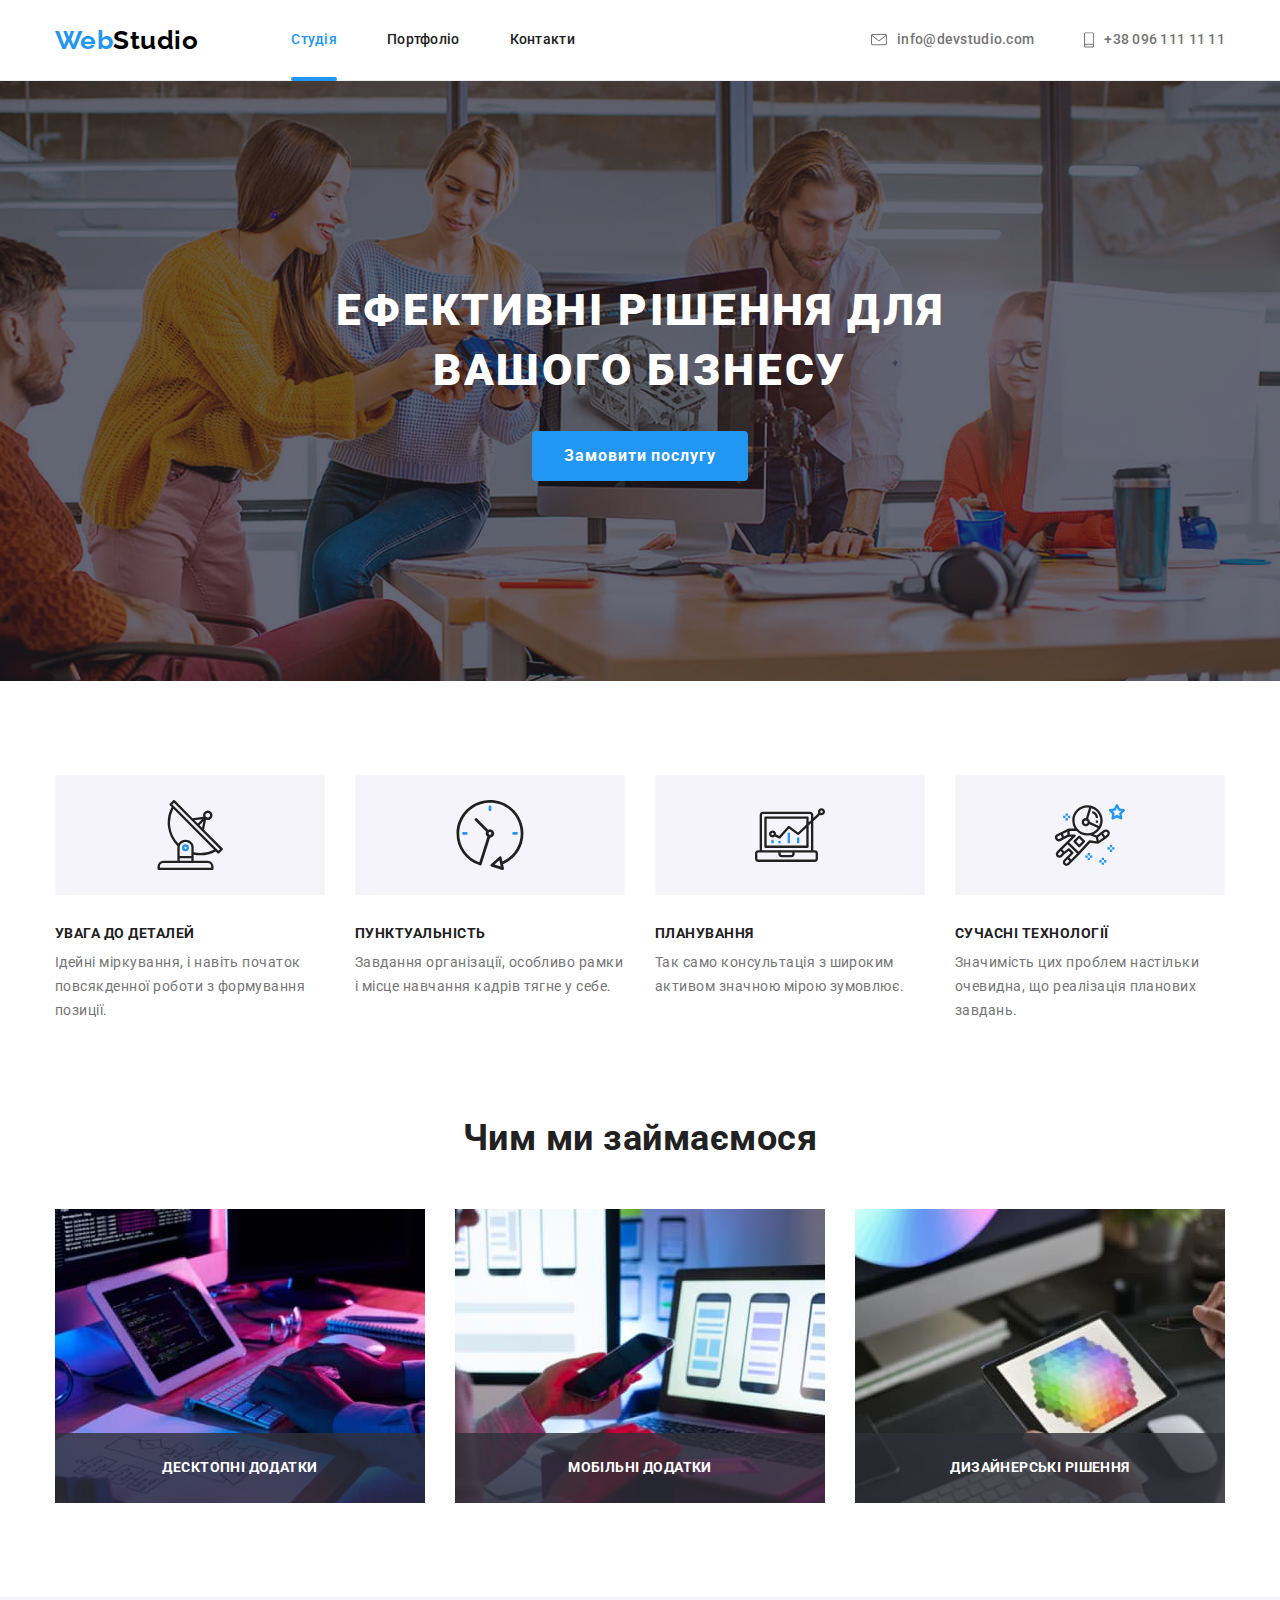
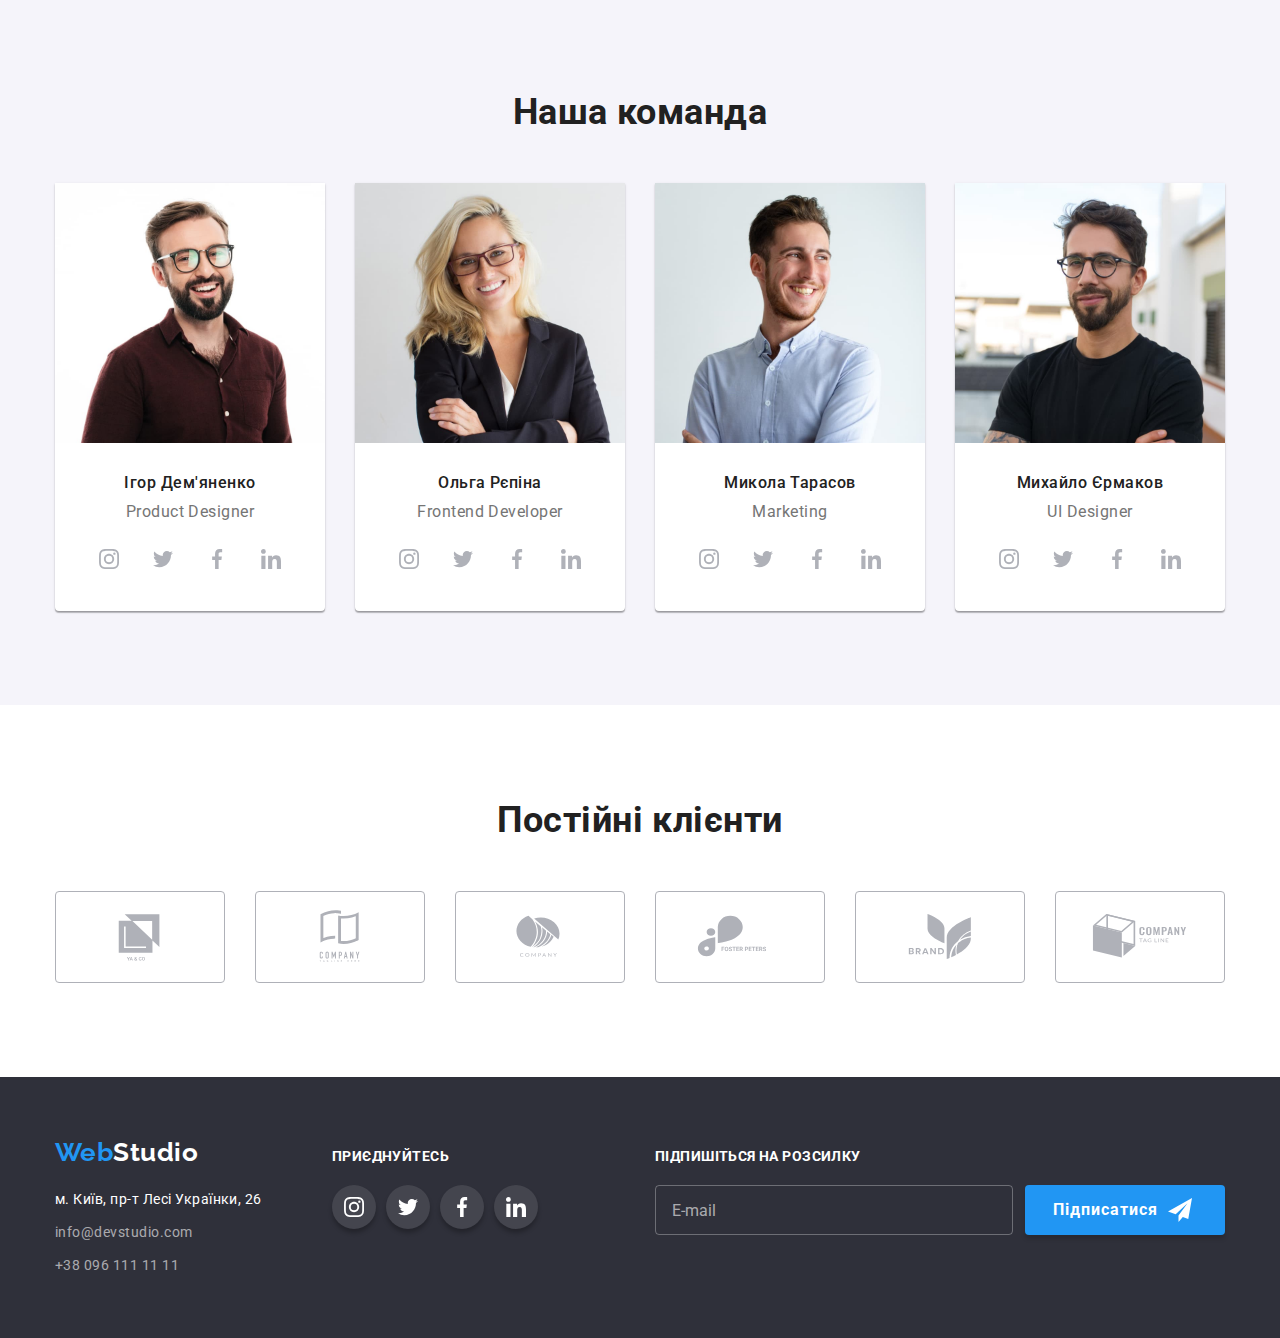
<file: index.html>
<!DOCTYPE html>
<html lang="uk">
<head>
  <meta charset="UTF-8">
  <meta http-equiv="X-UA-Compatible" content="IE=edge">
  <meta name="viewport" content="width=device-width, initial-scale=1.0">
  <title>Студія</title>
  <link href="https://fonts.googleapis.com/css2?family=Raleway:wght@700&family=Roboto:wght@400;500;700;900&display=swap"
    rel="stylesheet">
  <link rel="stylesheet" href="https://cdnjs.cloudflare.com/ajax/libs/modern-normalize/1.1.0/modern-normalize.min.css">
  <link rel="stylesheet" href="./css/style.css">
</head>
<body>

  <!--Шапка сайту-->
  <header class="page-header">
    <div class="container main-site">
      <nav class="nav-site">
        <a href="#" lang="en" class="logo-header">
          <span class="logo-web">Web</span>Studio
        </a>
        <ul class="nav-header  list">
          <li class="item item-current"><a href="" class="link-current">Студія</a></li>
          <li class="item"><a href="./portfolio.html" class="link">Портфоліо</a></li>
          <li class="item"><a href="" class="link">Контакти</a></li>
        </ul>
      </nav>
      <ul class="com-header list">
        <li class="item">
          <a href="mailto:info@devstudio.com" class="link icon">
              <svg class="icon-mail" width="16" height="12">
                <use href="./images/icons.svg#icon-mail"></use>
              </svg>
            info@devstudio.com 
          </a>
        </li>
        <li class="item">
          <a href="tel:+380961111111" class="link icon">
            <svg class="icon-phone" width="10" height="16">
              <use href="./images/icons.svg#icon-phone"></use>
            </svg>
            +38 096 111 11 11
          </a>
        </li>
      </ul>
    </div>
    
  </header>
  <main>
    <!--Герой-->
    <div>
      <section class="hero">
        <div class="container ">
          <h1 class="hero-title">Ефективні рішення для<br> вашого бізнесу</h1>
          <button type="button" class="button-hero" data-modal-open>Замовити послугу</button>
        </div>
      </section>
    </div>
    <!--Особливості-->
    <section class="section-features">
      <div class="container">
        <h2 class="visually-hidden">Особливості</h2>

        <ul class="features list">
          <li class="feature-item">
            <div class="icon-features">
              <svg class="icon-antenna" width="70" height="70">
                <use href="./images/icons.svg#icon-antenna"></use>
              </svg>
            </div>
            <h3 class="title">УВАГА ДО ДЕТАЛЕЙ</h3>
            <p class="text">Ідейні міркування, і навіть початок повсякденної роботи з формування позиції.</p>
          </li>
          <li class="feature-item">
            <div class="icon-features">
              <svg class="icon-clock" width="70" height="70">
                <use href="./images/icons.svg#icon-clock"></use>
              </svg>
            </div>
            <h3 class="title">ПУНКТУАЛЬНІСТЬ</h3>
            <p class="text">Завдання організації, особливо рамки і місце навчання кадрів тягне у себе.</p>
          </li>
          <li class="feature-item">
            <div class="icon-features">
              <svg class="icon-diagram" width="70" height="70">
                <use href="./images/icons.svg#icon-diagram"></use>
              </svg>
            </div>
            <h3 class="title">ПЛАНУВАННЯ</h3>
            <p class="text">Так само консультація з широким активом значною мірою зумовлює.</p>
          </li>
          <li class="feature-item">
            <div class="icon-features">
              <svg class="icon-astronaut" width="70" height="70">
                <use href="./images/icons.svg#icon-astronaut"></use>
              </svg>
            </div>
              <h3 class="title">СУЧАСНІ ТЕХНОЛОГІЇ</h3>
              <p class="text">Значимість цих проблем настільки очевидна, що реалізація планових завдань.</p>
          </li>
        </ul>
      </div>
    </section>
    <!--Чим займаемося-->
    <section class="section">
      <div class="container">
        <h2 class="section-title">Чим ми займаємося</h2>
        <ul class="work list">
          <li class="work-item">
            <img src="./images/box1.jpg" alt="робота на планшеті" width="370">
            <p class="work-text">Десктопні додатки</p>
          </li>
          <li class="work-item">
            <img src="./images/box2.jpg" alt="робота на ноутбуці" width="370">
            <p class="work-text">Мобільні додатки</p>
          </li>
          <li class="work-item">
            <img src="./images/box3.jpg" alt="робота з електронним перо" width="370">
            <p class="work-text">Дизайнерські рішення</p>
          </li>
        </ul>
      </div>
    </section>
    <!--Команда-->
    <section class="section section-staff">
      <div class="container">
        <h2 class="section-title">Наша команда</h2>
        <ul class="staff list">
          <li class="staff-item">
            <img src="./images/img.jpg" alt="хлопець в темній сорочці" width="270">
            <div class="staff-border">
              <h3 class="title">Ігор Дем'яненко</h3>
              <p class="text" lang="en">Product Designer</p>


              <ul class="staff-soc-list list">
                <li class="staff-soc-item">
                  <a href="#" class="staff-soc-link">
                    <svg class="staff-soc-icon" width="20" height="20">
                      <use href="./images/icons.svg#icon-instagram"></use>
                    </svg>
                  </a>
                </li>
                <li class="staff-soc-item">
                  <a href="#" class="staff-soc-link">
                    <svg class="staff-soc-icon" width="20" height="20">
                      <use href="./images/icons.svg#icon-twitter"></use>
                    </svg>
                  </a>
                </li>
                <li class="staff-soc-item">
                  <a href="#" class="staff-soc-link">
                    <svg class="staff-soc-icon" width="20" height="20">
                      <use href="./images/icons.svg#icon-facebook"></use>
                    </svg>
                  </a>
                </li>
                <li class="staff-soc-item">
                  <a href="#" class="staff-soc-link">
                    <svg class="staff-soc-icon" width="20" height="20">
                      <use href="./images/icons.svg#icon-linkedin"></use>
                    </svg>
                  </a>
                </li>
              </ul>
            </div>
          </li>
          <li class="staff-item">
            <img src="./images/img(1).jpg" alt="дивчина" width="270">
            <div class="staff-border">
              <h3 class="title">Ольга Рєпіна</h3>
              <p class="text" lang="en">Frontend Developer</p>
              <ul class="staff-soc-list list">
                <li class="staff-soc-item">
                  <a href="#" class="staff-soc-link">
                    <svg class="staff-soc-icon" width="20" height="20">
                      <use href="./images/icons.svg#icon-instagram"></use>
                    </svg>
                  </a>
                </li>
                <li class="staff-soc-item">
                  <a href="#" class="staff-soc-link">
                    <svg class="staff-soc-icon" width="20" height="20">
                      <use href="./images/icons.svg#icon-twitter"></use>
                    </svg>
                  </a>
                </li>
                <li class="staff-soc-item">
                  <a href="#" class="staff-soc-link">
                    <svg class="staff-soc-icon" width="20" height="20">
                      <use href="./images/icons.svg#icon-facebook"></use>
                    </svg>
                  </a>
                </li>
                <li class="staff-soc-item">
                  <a href="#" class="staff-soc-link">
                    <svg class="staff-soc-icon" width="20" height="20">
                      <use href="./images/icons.svg#icon-linkedin"></use>
                    </svg>
                  </a>
                </li>
              </ul>
            </div>
          </li>
          <li class="staff-item">
            <img src="./images/img(2).jpg" alt="хлопець у світлій сорочці" width="270">
            <div class="staff-border">
              <h3 class="title">Микола Тарасов</h3>
              <p class="text" lang="en">Marketing</p>
              <ul class="staff-soc-list list">
                <li class="staff-soc-item">
                  <a href="#" class="staff-soc-link">
                    <svg class="staff-soc-icon" width="20" height="20">
                      <use href="./images/icons.svg#icon-instagram"></use>
                    </svg>
                  </a>
                </li>
                <li class="staff-soc-item">
                  <a href="#" class="staff-soc-link">
                    <svg class="staff-soc-icon" width="20" height="20">
                      <use href="./images/icons.svg#icon-twitter"></use>
                    </svg>
                  </a>
                </li>
                <li class="staff-soc-item">
                  <a href="#" class="staff-soc-link">
                    <svg class="staff-soc-icon" width="20" height="20">
                      <use href="./images/icons.svg#icon-facebook"></use>
                    </svg>
                  </a>
                </li>
                <li class="staff-soc-item">
                  <a href="#" class="staff-soc-link">
                    <svg class="staff-soc-icon" width="20" height="20">
                      <use href="./images/icons.svg#icon-linkedin"></use>
                    </svg>
                  </a>
                </li>
              </ul>
            </div>
          </li>
          <li class="staff-item">
            <img src="./images/img(3).jpg" alt="хлопець в чорній футболці" width="270">
            <div class="staff-border">
              <h3 class="title">Михайло Єрмаков</h3>
              <p class="text" lang="en">UI Designer</p>
              <ul class="staff-soc-list list">
                <li class="staff-soc-item">
                  <a href="#" class="staff-soc-link">
                    <svg class="staff-soc-icon" width="20" height="20">
                      <use href="./images/icons.svg#icon-instagram"></use>
                    </svg>
                  </a>
                </li>
                <li class="staff-soc-item">
                  <a href="#" class="staff-soc-link">
                    <svg class="staff-soc-icon" width="20" height="20">
                      <use href="./images/icons.svg#icon-twitter"></use>
                    </svg>
                  </a>
                </li>
                <li class="staff-soc-item">
                  <a href="#" class="staff-soc-link">
                    <svg class="staff-soc-icon" width="20" height="20">
                      <use href="./images/icons.svg#icon-facebook"></use>
                    </svg>
                  </a>
                </li>
                <li class="staff-soc-item">
                  <a href="#" class="staff-soc-link">
                    <svg class="staff-soc-icon" width="20" height="20">
                      <use href="./images/icons.svg#icon-linkedin"></use>
                    </svg>
                  </a>
                </li>
              </ul>
            </div>
          </li>
        </ul>
      </div>
    </section>
    <!--Постійні клиенти-->
    <section class="section">
      <div class="container">
        <h2 class="section-title">Постійні клієнти</h2>
        <ul class="clients-list list">
          <li class="client-item">
            <a href="#" class="client-link">
              <svg class="client-icon" width="106" height="60">
                <use href="./images/icons.svg#icon-client1"></use>
              </svg>
            </a>
              
          </li>
          <li class="client-item">
            <a href="#" class="client-link">
              <svg class="client-icon" width="106" height="60">
                <use href="./images/icons.svg#icon-client2"></use>
              </svg>
            </a>
              
          </li>
          <li class="client-item">
            <a href="#" class="client-link">
              <svg class="client-icon" width="106" height="60">
                <use href="./images/icons.svg#icon-client3"></use>
              </svg>
            </a>
              
          </li>
          <li class="client-item">
            <a href="#" class="client-link">
              <svg class="client-icon" width="106" height="60">
                <use href="./images/icons.svg#icon-client4"></use>
              </svg>
            </a>
              
          </li>
          <li class="client-item">
            <a href="#" class="client-link">
              <svg class="client-icon" width="106" height="60">
                <use href="./images/icons.svg#icon-client5"></use>
              </svg>
            </a>
              
          </li>
          <li class="client-item">
            <a href="#" class="client-link">
              <svg class="client-icon" width="106" height="60">
                <use href="./images/icons.svg#icon-client6"></use>
              </svg>
            </a>
              
          </li>
        </ul>
      </div>
    </section>
  </main>
  <!--Модальне вікно-->
  <div class="backdrop is-hidden"  data-modal>
    <div class="modal">
      <button class="modal-close" type="button"  data-modal-close>
        <svg class="close-icon" width="11" height="11">
          <use href="./images/icons.svg#icon-close"></use>
        </svg>
      </button>

      <p class="modal-title">Залиште свої дані, ми вам передзвонимо</p>
      <form class="modal-form">
        
        <div class="modal-field">
          <label class="modal-label" for="user-name">Ім'я</label>
          <div class="modal-input-svg">
            <input class="modal-input" type="text" name="name" id="user-name">
            <svg class="modal-icon" width="18" height="18">
              <use href="./images/icons.svg#icon-person-black"></use>
            </svg>
          </div>
        </div> 
        
        <div class="modal-field">
          <label class="modal-label" for="user-phon">Телефон</label>
          <div class="modal-input-svg">
            <input class="modal-input" type="tel" name="phon" id="user-phon">
            <svg class="modal-icon" width="18" height="18">
              <use href="./images/icons.svg#icon-phone-black"></use>
            </svg>
          </div>
        </div>
        
        <div class="modal-field">
          <label class="modal-label" for="user-email">Пошта</label>
          <div class="modal-input-svg">
            <input class="modal-input" type="email" name="email" id="user-email">
            <svg class="modal-icon" width="18" height="18">
              <use href="./images/icons.svg#icon-email-black"></use>
            </svg>
          </div>
        </div>
          
        <div class="modal-field">
          <label class="modal-label" for="user-text">Коментар</label>
          <textarea class="modal-comment"
            name="user-text" 
            id="user-text"
            placeholder="Введіть текст" 
          ></textarea>
        </div>
        <!-------------Кастомний чекбокс--------------->
        <label class="check-label">
          <input class="check-input" type="checkbox">
          
          <span class="check-box">
            <svg class="check-icon" width="16" height="15">
              <use href="./images/icons.svg#icon-check"></use>
            </svg>
          </span>
          <span class="check-text">Погоджуюся з розсилкою та приймаю <a href="#" class="check-pact">Умови договору</a></span>
        </label>

        <button class="buttom-send" type="submit">Відправити</button>
      </form>

    </div>
  </div>
  <!--Футер-->
  <footer class="bcg-footer">
    <div class="container footer-box">
      <div>
        <a href="#" lang="en" class="logo-footer">
          <span class="logo-web">Web</span>Studio
        </a>
        <address>
          <ul class="list">
            <li class="addr-footer">
              <p class="text">м. Київ, пр-т Лесі Українки, 26</p>
            </li>
            <li class="com-footer">
              <a href="mailto:info@devstudio.com" class="link-footer">info@devstudio.com </a>
            </li>
            <li class="com-footer">
              <a href="tel:+380961111111" class="link-footer">+38 096 111 11 11 </a>
            </li>
          </ul>
        </address>
      </div>
      <!-- Соціальні мережі -->
      <div class="soc-footer">
        <h2 class="footer-title">Приєднуйтесь</h2>
        <ul class="footer-soc-list list">
          <li class="footer-soc-item">
            <a href="#" class="footer-soc-link">
              <svg class="footer-soc-icon" width="20" height="20">
                <use href="./images/icons.svg#icon-instagram"></use>
              </svg>
            </a>
          </li>
          <li class="footer-soc-item">
            <a href="#" class="footer-soc-link">
              <svg class="footer-soc-icon" width="20" height="20">
                <use href="./images/icons.svg#icon-twitter"></use>
              </svg>
            </a>
          </li>
          <li class="footer-soc-item">
            <a href="#" class="footer-soc-link">
              <svg class="footer-soc-icon" width="20" height="20">
                <use href="./images/icons.svg#icon-facebook"></use>
              </svg>
            </a>
          </li>
          <li class="footer-soc-item">
            <a href="#" class="footer-soc-link">
              <svg class="footer-soc-icon" width="20" height="20">
                <use href="./images/icons.svg#icon-linkedin"></use>
              </svg>
            </a>
          </li>
        </ul>
      </div>
      <!-- Форма на розсилку -->

      <div class="form-fild">
        <p class="form-label">Підпишіться на розсилку</p>
        <form class="form-footer">
          <input class="form-input" type="email" name="email" aria-label="Email" placeholder="E-mail">
          <button class="form-btn" type="submit">Підписатися
            <svg class="form-icon" width="24" height="24">
              <use href="./images/icons.svg#icon-send"></use>
            </svg>
          </button>
        </form>
      </div>

    </div>
  </footer>
  <!--Підключення js-скрипта-->
  <script src="./js/modal.js"></script>
</body>
</html>
</file>
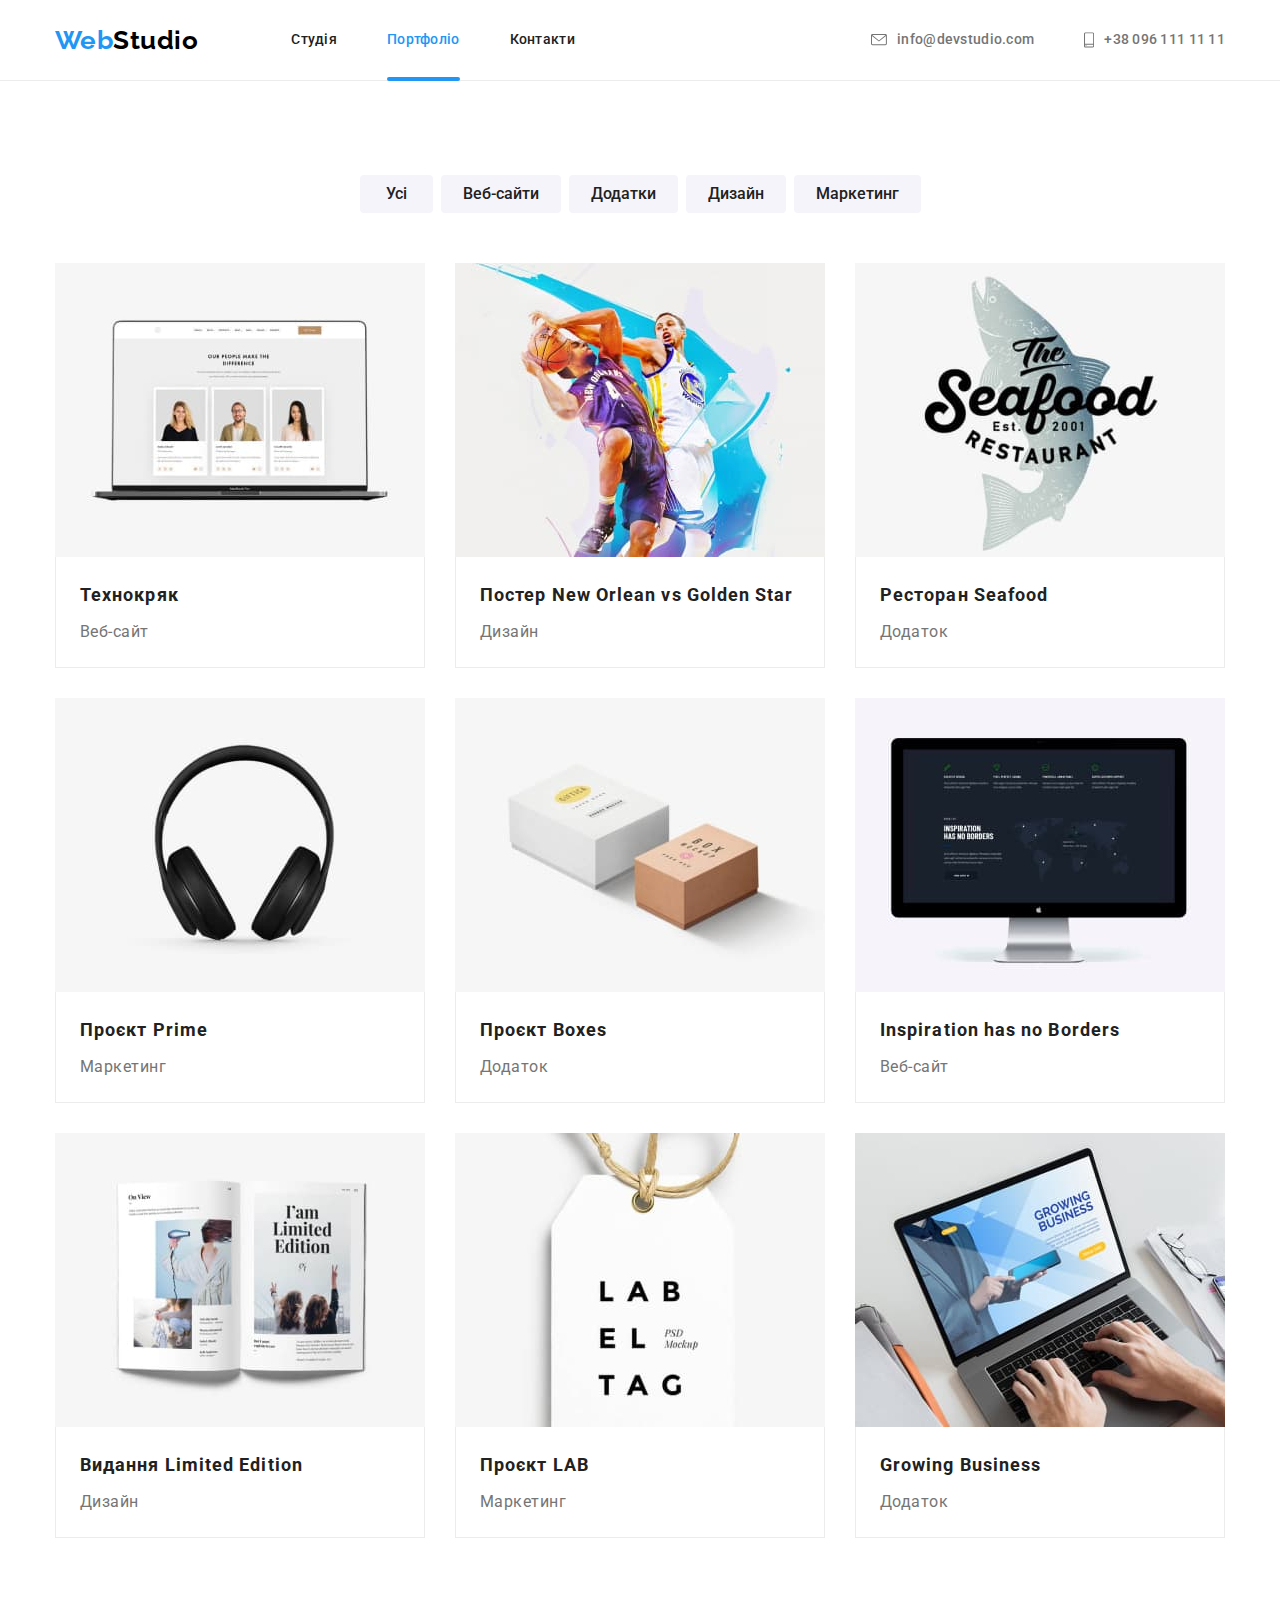
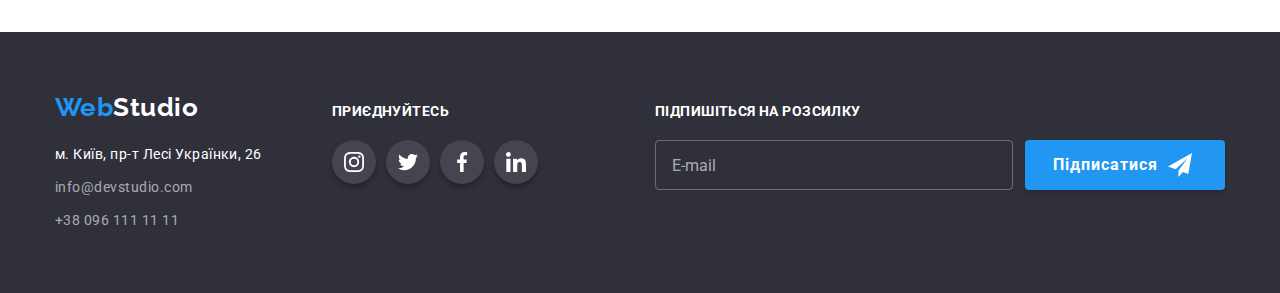
<file: portfolio.html>
<!DOCTYPE html>
<html lang="uk">
<head>
    <meta charset="UTF-8">
    <meta http-equiv="X-UA-Compatible" content="IE=edge">
    <meta name="viewport" content="width=device-width, initial-scale=1.0">
    <title>Портфоліо</title>
    <link href="https://fonts.googleapis.com/css2?family=Raleway:wght@700&family=Roboto:wght@400;500;700;900&display=swap"
        rel="stylesheet">
    <link rel="stylesheet" href="https://cdnjs.cloudflare.com/ajax/libs/modern-normalize/1.1.0/modern-normalize.min.css">
    <link rel="stylesheet" href="./css/style.css">

</head>
<body>
    <!--Шапка сайту-->
    <header class="page-header">
        <div class="container main-site">
            <nav class="nav-site">
                <a href="#" lang="en" class="logo-header">
                    <span class="logo-web">Web</span>Studio
                </a>
                <ul class="nav-header list">
                    <li class="item"><a href="./index.html" class="link">Студія</a></li>
                    <li class="item item-current"><a href="" class="link-current">Портфоліо</a></li>
                    <li class="item"><a href="" class="link">Контакти</a></li>
                </ul>
            </nav>

            <ul class="com-header list">
                <li class="item">
                    <a href="mailto:info@devstudio.com" class="link icon">
                        <svg class="icon-mail" width="16" height="12">
                            <use href="./images/icons.svg#icon-mail"></use>
                        </svg>
                        info@devstudio.com </a></li>
                    
                <li class="item">
                    <a href="tel:+380961111111" class="link icon">
                        <svg class="icon-phone" width="10" height="16">
                            <use href="./images/icons.svg#icon-phone"></use>
                        </svg>
                        +38 096 111 11 11</a></li>
                    
            </ul>
        </div>
        
    </header>
    <main>
        <section class="section">
            <div class="container">
                <h1 class="visually-hidden">Портфоліо</h1>
                <!--Фільтр-->
                <ul class="filters list">
                    <li class="filter-item"><button type="button" class="button all">Усі</button></li>
                    <li class="filter-item"><button type="button" class="button web">Веб-сайти</button></li>
                    <li class="filter-item"><button type="button" class="button add">Додатки</button></li>
                    <li class="filter-item"><button type="button" class="button design">Дизайн</button></li>
                    <li class="filter-item"><button type="button" class="button marketing">Маркетинг</button></li>
                </ul>
                <!--Проекти-->
                <ul class="projects list">
                    <li class="project-item">
                        <a href="#" class="project-link link">
                            <div class="project-overlay">
                                <img src="./images/1tehnokrjak.jpg" alt="Технокряк" width="370">
                                <p class="project-text">Ресурс пропонує комплексні 
                                    пропозиції з різним рівнем функціоналу та сервісів. 
                                    Все це дозволить відвідувачу отримати вичерпні 
                                    відомості про компанію чи приватну особу.</p>
                            </div>
                            <div class="project-border">
                                <h2 class="section-title">Технокряк</h2>
                                <p class="text">Веб-сайт</p> 
                            </div>
                        </a>
                    </li>
                    <li class="project-item">
                        <a href="#" class="project-link link">
                            <div class="project-overlay">
                                <img src="./images/2new_orlean_vs_golden_star.jpg" alt="Постер New Orlean vs Golden Star" width="370">
                                <p class="project-text">Ресурс пропонує комплексні
                                    пропозиції з різним рівнем функціоналу та сервісів.
                                    Все це дозволить відвідувачу отримати вичерпні
                                    відомості про компанію чи приватну особу.</p>
                            </div>
                            <div class="project-border">
                                <h2 class="section-title">Постер New Orlean vs Golden Star</h2>
                                <p class="text">Дизайн</p>
                            </div>
                        </a>
                    </li>
                    <li class="project-item">
                        <a href="#" class="project-link link">
                           <div class="project-overlay">
                                <img src="./images/3restoran_seafood.jpg" alt="Ресторан Seafood" width="370">
                                <p class="project-text">Ресурс пропонує комплексні
                                    пропозиції з різним рівнем функціоналу та сервісів.
                                    Все це дозволить відвідувачу отримати вичерпні
                                    відомості про компанію чи приватну особу.</p>
                            </div> 
                            <div class="project-border">
                                <h2 class="section-title">Ресторан Seafood</h2>
                                <p class="text">Додаток</p>
                            </div>
                        </a>
                    </li>
                    <li class="project-item">
                        <a href="#" class="project-link link">
                            <div class="project-overlay">
                                <img src="./images/4project_prime.jpg" alt="Проєкт Prime" width="370">
                                <p class="project-text">Ресурс пропонує комплексні
                                    пропозиції з різним рівнем функціоналу та сервісів.
                                    Все це дозволить відвідувачу отримати вичерпні
                                    відомості про компанію чи приватну особу.</p>
                            </div>
                            <div class="project-border">
                                <h2 class="section-title">Проєкт Prime</h2>
                                <p class="text">Маркетинг</p>
                            </div>
                        </a>
                    </li>
                    <li class="project-item">
                        <a href="#" class="project-link link">
                            <div class="project-overlay">
                                <img src="./images/5project_boxes.jpg" alt="Проєкт Boxes" width="370">
                                <p class="project-text">Ресурс пропонує комплексні
                                    пропозиції з різним рівнем функціоналу та сервісів.
                                    Все це дозволить відвідувачу отримати вичерпні
                                    відомості про компанію чи приватну особу.</p>
                            </div>
                            <div class="project-border">
                                <h2 class="section-title">Проєкт Boxes</h2>
                                <p class="text">Додаток</p>
                            </div>
                        </a>
                    </li>
                    <li class="project-item">
                        <a href="#" class="project-link link">
                            <div class="project-overlay">
                                <img src="./images/6inspiration_has_no_borders.jpg" alt="Inspiration has no Borders" width="370">
                                <p class="project-text">Ресурс пропонує комплексні
                                    пропозиції з різним рівнем функціоналу та сервісів.
                                    Все це дозволить відвідувачу отримати вичерпні
                                    відомості про компанію чи приватну особу.</p>
                            </div>
                            <div class="project-border">
                                <h2 class="section-title">Inspiration has no Borders</h2>
                                <p class="text">Веб-сайт</p>
                            </div>
                        </a>
                    </li>
                    <li class="project-item">
                        <a href="#" class="project-link link">
                            <div class="project-overlay">
                                <img src="./images/7vydannja_limited_edition.jpg" alt="Видання Limited Edition" width="370">
                                <p class="project-text">Ресурс пропонує комплексні
                                    пропозиції з різним рівнем функціоналу та сервісів.
                                    Все це дозволить відвідувачу отримати вичерпні
                                    відомості про компанію чи приватну особу.</p>
                            </div>
                            <div class="project-border">
                                <h2 class="section-title">Видання Limited Edition</h2>
                                <p class="text">Дизайн</p>
                            </div>
                        </a>
                    </li>
                    <li class="project-item">
                        <a href="#" class="project-link link">
                            <div class="project-overlay">
                                <img src="./images/8project_lab.jpg" alt="Проєкт LAB" width="370">
                                <p class="project-text">Ресурс пропонує комплексні
                                    пропозиції з різним рівнем функціоналу та сервісів.
                                    Все це дозволить відвідувачу отримати вичерпні
                                    відомості про компанію чи приватну особу.</p>
                            </div>
                            <div class="project-border">
                                <h2 class="section-title">Проєкт LAB</h2>
                                <p class="text">Маркетинг</p>
                            </div>
                        </a>
                    </li>
                    <li class="project-item">
                        <a href="#" class="project-link link">
                            <div class="project-overlay">
                                <img src="./images/9growing_business.jpg" alt="Growing Business" width="370">
                                <p class="project-text">Ресурс пропонує комплексні
                                    пропозиції з різним рівнем функціоналу та сервісів.
                                    Все це дозволить відвідувачу отримати вичерпні
                                    відомості про компанію чи приватну особу.</p>
                            </div>
                            <div class="project-border">
                                <h2 class="section-title">Growing Business</h2>
                                <p class="text">Додаток</p>
                            </div>
                         </a>
                    </li>
                </ul>
            </div>
            
        </section>
    </main>
    
    <!--Футер-->
    <footer class="bcg-footer">
        <div class="container footer-box">
            <div>
                <a href="#" lang="en" class="logo-footer">
                    <span class="logo-web">Web</span>Studio
                </a>
                <address>
                    <ul class="list">
                        <li class="addr-footer">
                            <p class="text">м. Київ, пр-т Лесі Українки, 26</p>
                        </li>
                        <li class="com-footer">
                            <a href="mailto:info@devstudio.com" class="link-footer">info@devstudio.com </a>
                        </li>
                        <li class="com-footer">
                            <a href="tel:+380961111111" class="link-footer">+38 096 111 11 11 </a>
                        </li>
                    </ul>
                </address>
            </div>
            <!-- Соціальні мережі -->
            <div class="soc-footer">
                <h2 class="footer-title">Приєднуйтесь</h2>
                <ul class="footer-soc-list list">
                    <li class="footer-soc-item">
                        <a href="#" class="footer-soc-link">
                            <svg class="footer-soc-icon" width="20" height="20">
                                <use href="./images/icons.svg#icon-instagram"></use>
                            </svg>
                        </a>
                    </li>
                    <li class="footer-soc-item">
                        <a href="#" class="footer-soc-link">
                            <svg class="footer-soc-icon" width="20" height="20">
                                <use href="./images/icons.svg#icon-twitter"></use>
                            </svg>
                        </a>
                    </li>
                    <li class="footer-soc-item">
                        <a href="#" class="footer-soc-link">
                            <svg class="footer-soc-icon" width="20" height="20">
                                <use href="./images/icons.svg#icon-facebook"></use>
                            </svg>
                        </a>
                    </li>
                    <li class="footer-soc-item">
                        <a href="#" class="footer-soc-link">
                            <svg class="footer-soc-icon" width="20" height="20">
                                <use href="./images/icons.svg#icon-linkedin"></use>
                            </svg>
                        </a>
                    </li>
                </ul>
            </div>
            <!-- Форма на розсилку -->
            <div class="form-fild">
                <p class="form-label">Підпишіться на розсилку</p>
                <form class="form-footer">
                    <input class="form-input" type="email" name="email" aria-label="Email" placeholder="E-mail">
                    <button class="form-btn" type="submit">Підписатися
                        <svg class="form-icon" width="24" height="24">
                            <use href="./images/icons.svg#icon-send"></use>
                        </svg>
                    </button>
                </form>
            </div>
        </div>
    
    </footer>

</body>

</html>
</file>
<file: css/style.css>
:root {
    --primery-text-color: #757575;
    --title-text-color: #212121;
    --accent-color: #2196F3;
    --button-white-bcg: #F5F4FA;
    --button-text-color: #FFFFFF;
    --hero-footer-bcg: #2F303A;
    --logo-heder-color: #000;
    --com-footer-color: rgba(255, 255, 255, 0.6);
    --border-color: #ECECEC;
    --button-hero-hover: #188CE8;
    --shadow-cards-button: 0 4px 4px 0 rgba(0, 0, 0, 0.25);
    --timing-function-hover: cubic-bezier(0.4, 0, 0.2, 1);
    --shadow-modal:0px 1px 3px rgba(0, 0, 0, 0.12),
                    0px 1px 1px rgba(0, 0, 0, 0.14),
                    0px 2px 1px rgba(0, 0, 0, 0.2);
}

body {
    background-color:var(--button-text-color);
    color: var(--primery-text-color);
    font-family:Roboto, sans-serif; 
    letter-spacing: 0.03em;
}
.list {
    padding: 0;
    margin: 0;

    list-style: none;
}
h1,
h2,
h3,
h4,
h5,
h6,
p,
ul {
    margin-top: 0;
    margin-bottom: 0;
    padding: 0;
}
/*-----------------Header----------------------- */
.page-header {
    border-bottom: 1px solid var(--border-color);
}
.container {
    margin-left: auto;
    margin-right: auto;
    padding-left: 15px;
    padding-right: 15px;

    width: 1200px;
}
/*----- Logo -----*/
.logo-header {
    color: var(--logo-heder-color);
    font-family: Raleway, sans-serif;
    font-weight: 700;
    font-size: 26px;
    line-height: 1.19;
    text-decoration:none;
}
.logo-web {
    color: var(--accent-color);
}


/*----- Nav header -----*/
.main-site,
.nav-site,
.nav-header,
.com-header {
    display: flex;
    align-items: center;
}
.nav-header .item:not(:last-child) {
    margin-right: 50px;
}
/* .nav-header .item + .item {
    margin-left: 50px;
} */
.nav-header {
    margin-left: 93px;
   
    color: var(--title-text-color);
    font-weight: 500;
    font-size: 14px;
    line-height: 1.14;
    letter-spacing: 0.02em;
} 
.nav-header .link {
    text-decoration: none;
    color: var(--title-text-color);

    transition-property: color;
    transition-duration: 250ms;
    transition-timing-function: var(--timing-function-hover);
}
.nav-header .link:hover,
.nav-header .link:focus {
    color: var(--accent-color);
}
.link-current {
    display: block;
    padding-top: 32px;
    padding-bottom: 32px;

    color: var(--accent-color);
    text-decoration: none;
    
}
.item-current {
    position: relative;
}
.link-current::before {
    content: '';
    position: absolute;
    width: 100%;
    height: 4px;
    left: 0;
    bottom: -1px;
    
    background: var(--accent-color);
    border-radius: 2px;
}

/*----- Com heder -----*/
/* .com-header .item:not(:last-child) {
    margin-right: 50px;
} */
.com-header .item+.item {
    margin-left: 50px;
}
.com-header {
    margin-left: auto;

    font-weight: 500;
    font-size: 14px;
    line-height: 1.14;
    letter-spacing: 0.02em;
    text-decoration:none;
}
.com-header .link {
    padding-top: 32px;
    padding-bottom: 32px;

    color: var(--title-text-color);
    text-decoration:none;

    transition-property: color;
    transition-duration: 250ms;
    transition-timing-function: var(--timing-function-hover);
}
.com-header .link:hover,
.com-header .link:focus {
    color: var(--accent-color);
}
.com-header .link {
    color: var(--primery-text-color);
} 

/* .item {
    display: block;
    background-color: var(--primary-text-color);
    color: var(--accent--color);
    } */
.icon {
    display: flex;
    align-items: center;
}
.icon-mail {
    margin-right: 10px;

    fill: currentColor;
}
.icon-phone {
    margin-right: 10px;

    fill: currentColor;
}
/* .com-header .icon-envelope:hover,
.com-header .icon-smartphone:hover {
    fill: var(--accent-color);
} */



/*------------------- Hero h1----------------------*/

.hero {
    max-width: 1600px;
    min-height: 600px;
    margin: 0 auto;
    padding-top: 200px;
    padding-bottom: 200px;
    
    background-color:var(--hero-footer-bcg);
    background-image: linear-gradient(
        to right,
        rgba(47, 48, 58, 0.4),
        rgba(47, 48, 58, 0.4)
    ),
    url(../images/bcg_Img.jpg);
    background-repeat: no-repeat;
    background-position: center;
    background-size: cover;
    align-items: center;
    text-align: center;
}
.hero-title {
    margin-bottom: 30px;

    color:var(--button-text-color) ;
    font-weight: 900;
    font-size: 44px;
    line-height: 1.36;
    letter-spacing: 0.06em;
    text-transform: uppercase;
}
.hero .button-hero {
    padding: 10px 32px;
    margin: 0;
    border: 0;
    border-radius: 4px;

    background-color: var(--accent-color);
    color:var(--button-text-color) ;
    font-family: Roboto, sans-serif;
    font-weight: 500;
    font-weight: 700;
    font-size: 16px;
    line-height: 1.9;
    letter-spacing: 0.06em;
    cursor: pointer;

    transition-property: background-color;
    transition-duration: 250ms;
    transition-timing-function: var(--timing-function-hover);
}
.hero .button-hero:hover,
.hero .button-hero:focus {
    background-color: var(--button-hero-hover);
}

/*------------------ All Section h2 --------------*/
h2 {
     margin-bottom: 50px;
}
.visually-hidden {
    position: absolute;
    white-space: nowrap;
    width: 1px;
    height: 1px;
    overflow: hidden;
    border: 0;
    padding: 0;
    clip: rect(0 0 0 0);
    clip-path: inset(50%);
    margin: -1px;
}
.section {
    padding-top: 94px;
    padding-bottom: 94px;
}

/*----- Features h3, p -----*/
.section-features {
    padding-top: 94px;
}
.features {
    display: flex;
    gap: 30px;
}
.feature-item {
    flex-basis: calc((100% - 90px)/4);
}
.features .title {
    margin-bottom: 10px;
 
    color: var(--title-text-color);
    font-weight: 700;
    font-size: 14px;
    line-height: 1,14;
    text-transform: uppercase;
}
.features .text {
    color: var(--primery-text-color);
    font-size: 14px;
    line-height: 1.71;
}
.link .text {
    color: var(--primery-text-color);
    font-size: 14px;
    font-size: 16px;
    line-height: 1.88;
} 
.icon-features {
    margin-bottom: 30px;
    padding-top: 25px;
    padding-right: 100px;
    padding-bottom: 25px;
    padding-left: 100px;

    height: 120px;
    background-color: var(--button-white-bcg);
}
.icon-antenna {
    fill: currentColor;
}
.icon-clock {
    fill: currentColor;
}
.icon-diagram {
    fill: currentColor;
}
.icon-astronaut {
    fill: currentColor;
    }

/*----- Work -----*/
.work {
    display: flex;
    gap: 30px;
}
.work-item {
    flex-basis: calc((100% - 60px)/3);

     position: relative;

}
/* .work-item:not(:last-child) {
    margin-right: 30px;
} */
.work-text {
    padding-top: 27px;
    padding-bottom: 27px;

    font-weight: 700;
    font-size: 14px;
    line-height: 1.14;
    text-align: center;
    letter-spacing: 0.03em;
    text-transform: uppercase;
    color: var(--button-text-color);
    width: 100%;
    background-color: rgba(47, 48, 58, 0.8);

    position: absolute;
    bottom: 0;
    left: 0;
}

/*---------------- Team h3, p ---------------------*/
.section-staff {
    background-color: var(--button-white-bcg);
}

.staff {
    display: flex;
    gap: 30px;
}
.staff-item {
    flex-basis: calc((100% - 90px)/4);

    background-color: var(--button-text-color);
    box-shadow: 0px 1px 3px rgba(0, 0, 0, 0.12), 
                0px 1px 1px rgba(0, 0, 0, 0.14), 
                0px 2px 1px rgba(0, 0, 0, 0.20);
    border-radius: 0px 0px 4px 4px;
}
.staff .title {
    margin-bottom: 10px;

    color: var(--title-text-color);
    font-weight: 500;
    font-size: 16px;
    line-height: 1.19;
    text-align: center;
}
.staff .text {
    margin-bottom: 16px;

    font-weight: 400;
    font-size: 16px;
    line-height: 1.19;
    text-align: center;
}
.staff-border {
    padding-top:30px;
    padding-bottom: 30px;
    
}
.staff-soc-list {
    display: flex;
    justify-content: center;
    gap: 10px;
}
.staff-soc-item {
    width: 44px;
    height: 44px;
}

.staff-soc-link {
    width: 100%;
    height: 100%;
    border-radius: 50%;
    display: flex;
    align-items: center;
    justify-content: center;
    color: #AFB1B8;

    transition-property: background-color;
    transition-duration: 250ms;
    transition-timing-function: var(--timing-function-hover);
}

.staff-soc-icon {
    transition: fill 250ms var(--timing-function-hover);
    fill: currentColor;
    
}
.staff-soc-link:hover,
.staff-soc-link:focus {
    background-color: var(--accent-color);
}
.staff-soc-link:hover .staff-soc-icon,
.staff-soc-link:focus .staff-soc-icon {
    fill: var(--button-text-color);
}
        
    
        




/* ------------------- Clients ---------------*/
.clients-list {
    display: flex;
    justify-content: center;
    align-items: center;
    gap: 30px;
}
.client-item {
    flex-basis: calc((100% - 150px)/6);
    height: 92px;
}
.client-link {
    width: 100%;
    height: 100%;
    display: flex;
    align-items: center;
    justify-content: center;
    color: #AFB1B8;
    border: 1px solid #AFB1B8;
    border-radius: 4px;

    transition-property: border, color;
    transition-duration: 250ms;
    transition-timing-function: var(--timing-function-hover);
}   
.client-icon {
    fill: currentColor;
} 
.client-link:hover,
.client-link:focus {
    border: 1px solid var(--accent-color);
    color: var(--accent-color);
}


/* .client-link:hover {
    border: 1px solid var(--accent-color);
    color: var(--accent-color);
}

.client-link:focus {
    border: none;
    outline: 1px solid var(--accent-color);
    color: var(--accent-color);
} */

/*-------------------- Portfolio -------------*/
/*----- Filters -----*/
.filters {
    display: flex;
    justify-content: center;
    margin-bottom: 50px;
}
.filter-item:not(:last-child) {
    margin-right: 8px;
}
.button {
    border: 0;
    
    padding:6px 22px;
    min-width: 73px; 
    border-radius: 4px;

    background-color: var(--button-white-bcg);
    color: var(--title-text-color);
    font-family: Roboto, sans-serif;
    font-weight: 500;
    font-size: 16px;
    line-height: 1.62;
    cursor: pointer;

    transition-property: background-color, color, box-shadow;
    transition-duration: 250ms;
    transition-timing-function: var(--timing-function-hover);
    
}
.button:hover,
.button:focus {
    background-color: var(--accent-color);
    color: var(--button-text-color);
    box-shadow: 0 3px 1px 0 rgba(0, 0, 0, 0.10),
                0 1px 2px 0 rgba(0, 0, 0, 0.08),
                0 2px 2px 0 rgba(0, 0, 0, 0.12);
}

/*----- Projects -----*/
.projects {
    display: flex;
    flex-wrap: wrap;
    gap: 30px;
}
.projects .link {
    padding-top: 0;
    padding-bottom: 0;
    text-decoration: none;
}
.project-item {
     flex-basis: calc((100% - 60px)/3);
     /* position: relative; */
}
.project-link {
    display: block;
    /* position: relative; */
    
    transition-property: box-shadow;
    transition-duration: 250ms;
    transition-timing-function: var(--timing-function-hover);

}
.project-link:hover,
.project-link:focus {
    box-shadow: var(--shadow-cards-button);
}





.project-overlay {
    position: relative;
    overflow: hidden;
}
.project-text { 
    display: flex;
    align-items: center;
    justify-content: center;

    position: absolute;
    top: 0;
    left: 0;
    margin: auto;
    /* padding-top: 63px; */
    padding-right: 24px;
    /* padding-bottom: 63px; */
    padding-left: 24px;
    
    width: 100%;
    height: 100%;
    background-color: rgba(33, 150, 243, 0.9);
    color: var(--button-text-color);
    font-size: 18px;
    line-height: 1.56;
    letter-spacing: 0.03em;
    
    transform: translateY(100%);
    opacity: 0;
    
    transition: transform 250ms var(--timing-function-hover), 
        opacity 250ms var(--timing-function-hover);
}
.project-link:hover .project-text,
.project-link:focus .project-text {
    opacity: 1;
    transform: translateY(0);

}


.section-title {
    color: var(--title-text-color);
    font-weight: 700;
    font-size: 36px;
    line-height: 1.17;
    text-align: center;
}
.link .section-title {
    margin-bottom: 4px;

    color: var(--title-text-color);
    font-weight: 700;
    font-size: 18px;
    line-height: 2;
    letter-spacing: 0.06em;
    text-align: left;
}
.project-border {
    padding: 20px 24px;
    

    border-right: 1px solid var(--border-color);
    border-bottom: 1px solid var(--border-color);
    border-left: 1px solid var(--border-color);
}
img {
    display: block;
    max-width: 100%;
    height: auto;
}


/* ---------- Modal window --------------- */
.backdrop {
    position: fixed;
    top: 0;

    width: 100%;
    height: 100%;
    background-color: rgba(0, 0, 0, 0.2);
    transition: opacity 250ms linear, visibility 250ms linear;
}
.modal {
    width: 528px;
    min-height: 581px;
    padding: 40px;

    background-color: #FFFFFF;
    box-shadow: var(--shadow-modal);
    border-radius: 4px;

    position: absolute;
    top: 50%;
    left: 50%;
    transform: translate(-50%, -50%) scale(1) rotate(360deg);
    transition: transform 250ms linear;
}
.modal-title {
    margin-bottom: 12px;

    font-weight: 700;
    font-size: 20px;
    line-height: 1.15;
    text-align: center;
    letter-spacing: 0.03em;
    
    color: var(--title-text-color);
}
.backdrop.is-hidden .modal {
    transform: translate(-50%, -50%) scale(0) rotate(0);
     
}

.modal-close {
    position: absolute;
    top: 8px;
    right: 8px;

    width: 30px;
    height: 30px;
    border: 1px solid rgba(0, 0, 0, 0.1);
    border-radius: 50%;
    display: flex;
    align-items: center;
    justify-content: center;
    background: transparent;
    cursor: pointer;
    color: #000;
}
.modal-close:hover,
.modal-close:focus {
    box-shadow: var(--shadow-modal);
    color: var(--accent-color);
}
.close-icon {
    fill: currentColor;
}

.is-hidden {
    opacity: 0;
    visibility: hidden;
    pointer-events: none;
}


.modal-field {
    position: relative;
    margin-bottom: 10px;
}
.modal-label {
    display: block;
    margin-bottom: 4px;

    font-size: 12px;
    line-height: 1.17;
    letter-spacing: 0.01em;
    color: #757575;
}
.modal-input-svg {
    position: relative;
    
}



.modal-input {
    padding-left: 42px;

    width: 100%;
    height: 40px;
    border: 1px solid rgba(33, 33, 33, 0.2);
    border-radius: 4px;
    background-color: transparent;
    color: var(--logo-heder-color);
    font-size: 12px;
    outline: none;

    transition-property: box-shadow, border-color;
    transition-duration: 250ms;
    transition-timing-function: var(--timing-function-hover);
}
.modal-input:hover,
.modal-input:focus {
    /* box-shadow: var(--shadow-modal); */
    border-color: var(--accent-color);
}
.modal-icon {
    position: absolute;
    left: 12px;
    top: 50%;
    transform: translateY(-50%);

    transition-property: fill;
    transition-duration: 250ms;
    transition-timing-function: var(--timing-function-hover);
}
.modal-input:hover + .modal-icon,
.modal-input:focus + .modal-icon {
   fill:  var(--accent-color);
}


.modal-comment {
    width: 100%;
    height: 120px;
    padding: 12px 16px;

    border: 1px solid rgba(33, 33, 33, 0.2);
    border-radius: 4px;
    font-size: 12px;
    resize: none;
    outline: none;
}
.modal-comment::placeholder {
    font-size: 12px;
    line-height: 1.17;
    letter-spacing: 0.01em;
    color: rgba(117, 117, 117, 0.5);
}
.modal-check {
    display: flex;
    justify-content: center;
    margin-top: 20px;
    margin-bottom: 30px;
    position: relative;
}

/* ----------------Custom checkbox ----------*/

.check-label{
    display: flex;
    align-items: center;
    margin-bottom: 30px;

    font-size: 14px;
    line-height: 1.71;
    letter-spacing: 0.03em;
    color: #757575;
}
.check-input {
    -webkit-appearance: none;
    -moz-appearance: none;
    appearance: none;

}
.check-box {
    display: inline-flex;
    align-items: center;
    justify-content: center;
    width: 16px;
    height: 15px;
    margin-left: 10px;
    margin-right: 10px;

    border: 2px solid var(--title-text-color);
    border-radius: 2px;
}
.check-input:focus+.check-box {
    border-color: var(--accent-color);
}
.check-icon {
    display: block;
    align-items: center;
    justify-content: center;
    opacity: 0;

    /* border: 2px solid #212121; */
    /* border-radius: 2px; */
}
.check-input:checked + .check-box {
    background-color: var(--accent-color);
    border: 1px solid var(--accent-color);
    
} 
.check-input:checked + .check-box .check-icon {
    opacity: 1;
    /* fill: var(--primery-text-color); */
}

.check-pact {
    color: #2196F3;
    text-decoration: underline;
}


.buttom-send {
    display: flex;
    justify-content: center;

    border: 0;
    border-radius: 4px;
    padding: 10px 52px;
    /* margin-right: 164px; */
    /* margin-bottom: 40px; */
    margin-left: 125px;


    background-color: var(--accent-color);
    color: var(--button-text-color);
    font-family: Roboto, sans-serif;
    font-weight: 700;
    font-size: 16px;
    line-height: 1.88;
        /* align-items: center; */
        /* text-align: center; */
    letter-spacing: 0.06em;
    cursor: pointer;
    box-shadow: 0px 4px 4px rgba(0, 0, 0, 0.15);

    transition-property: background-color;
    transition-duration: 250ms;
    transition-timing-function: var(--timing-function-hover);
}
.buttom-send:hover,
.buttom-send:focus {
    background-color: var(--button-hero-hover);
}







/*-------------------- Footer -------------------*/
.bcg-footer {
    padding-top: 60px;
    padding-bottom: 60px;

    background-color: var(--hero-footer-bcg);
}
.footer-box {
    display: flex;
    align-items: baseline;
    justify-content: space-between;
}
.logo-footer {
    display: inline-block;
    margin-bottom: 20px;

    color:var(--button-text-color);
    font-family: Raleway, sans-serif;
    font-weight: 700;
    font-size: 26px;
    line-height: 1.19;
    text-decoration:none;
}
.addr-footer .text{
    margin-bottom: 9px;
    /* margin-right: 70px; */

    color:var(--button-text-color);
    font-style: normal;
    font-size: 14px;
    line-height: 1.71;
}
.com-footer:not(:last-child) {
    margin-bottom: 9px;
}

.com-footer .link-footer {
    padding-top: 0;
    padding-bottom: 0;

    color: var(--com-footer-color);
    font-style: normal;
    font-size: 14px;
    line-height: 1.71;
    text-decoration: none;

    transition-property: color;
    transition-duration: 250ms;
    transition-timing-function: var(--timing-function-hover);
}
.com-footer .link-footer:hover,
.com-footer .link-footer:focus {
    color: var(--accent-color);
}
/* ------ Soc net --------*/
.soc-footer {
    margin-left: 70px;
}
.footer-title {
    margin-bottom: 20px;
    color: var(--button-text-color);
    text-transform: uppercase;

    font-weight: 700;
    font-size: 14px;
    line-height: 1.14;
    letter-spacing: 0.03em;
    
}
.footer-soc-list {
    display: flex;
    justify-content: left;
    gap: 10px;
}

.footer-soc-item {
    width: 44px;
    height: 44px;
}

.footer-soc-link {
    width: 100%;
    height: 100%;
    border-radius: 50%;
    display: flex;
    align-items: center;
    justify-content: center;
    color: var(--button-text-color);
    background: rgba(255, 255, 255, 0.1);
    box-shadow: 0px 4px 4px rgba(0, 0, 0, 0.25);

    transition-property: background-color;
    transition-duration: 250ms;
    transition-timing-function: var(--timing-function-hover);
}

.footer-soc-icon {
    fill: currentColor;
}

.footer-soc-link:hover,
.footer-soc-link:focus {
    background-color: var(--accent-color);
}

/* .footer-soc-link:hover .staff-soc-icon,
.footer-soc-link:focus .staff-soc-icon {
    fill: var(--button-text-color);
} */

/*-------- Form Subscribe ------------*/
.form-footer {
    display: flex;
    align-items:flex-end;

    margin-left: auto;
}
.form-fild {
    position: relative;
    margin-left: auto;
}
.form-label {
    font-weight: 700;
    font-size: 14px;
    line-height: 1.14;
    letter-spacing: 0.03em;
    text-transform: uppercase;
    
    color: var(--button-text-color );
}
.form-input { 
    width: 358px;
    /* width: 100%; */
    height: 50px;

    margin-top: 20px;
    padding-left: 16px;

    border: 1px solid rgba(255, 255, 255, 0.3);
    box-shadow: (0px 4px 4px rgba(0, 0, 0, 0.15));
    border-radius: 4px;
    background-color: transparent;
    color: #FFFFFF;
}
.form-input::placeholder{
    color: rgba(255, 255, 255, 0.6);
}
.form-btn {
    display: flex;
    align-items: center;

    width: 200px;
    height: 50px;
    margin-left: 12px;
    padding-top: 10px;
    padding-left: 28px;
    padding-bottom: 10px;
    padding-right: 28px;

    background-color: var(--accent-color);
    vertical-align: center;
    box-shadow: 0px 4px 4px rgba(0, 0, 0, 0.15);
    border-radius: 4px;
    border: 0;

    color: var(--button-text-color);
    font-family: Roboto, sans-serif;
    font-weight: 700;
    font-size: 16px;
    line-height: 1.88;
    letter-spacing: 0.06em;
    cursor: pointer;

    transition-property: background-color;
    transition-duration: 250ms;
    transition-timing-function: var(--timing-function-hover);
}
.form-btn:hover,
.form-btn:focus {
    background-color: var(--button-hero-hover);
}
.form-icon {
    margin-left: 10px;
}
</file>
